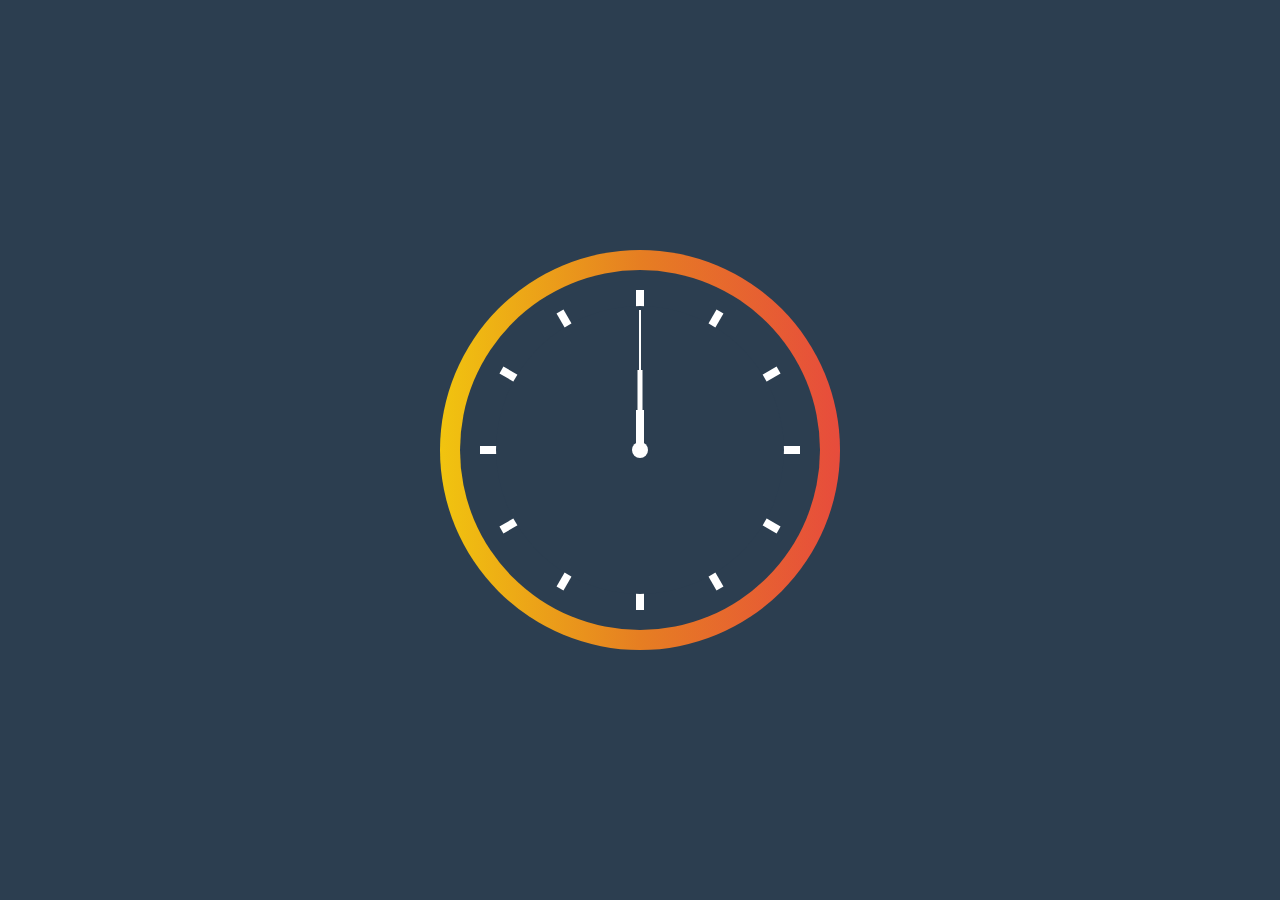
<file: 时钟/index.html>
<!DOCTYPE html>
<html lang="en">
<head>
    <meta charset="UTF-8">
    <meta name="viewport" content="width=device-width, initial-scale=1.0">
    <link rel="stylesheet" href="style.css">
    <title>电子时钟</title>
</head>
<body>
    <main>
        <div class="clock">
            <!-- 12个小时的线 -->
            <div class="line">
                <div></div>
                <div></div>
                <div></div>
                <div></div>
                <div></div>
                <div></div>
            </div>
            <!-- 时针 -->
            <div class="hour"></div>
            <!-- 分针 -->
            <div class="minute"></div>
            <!-- 秒针 -->
            <div class="second"></div>
        </div>
    </main>
</body>
</html>
</file>
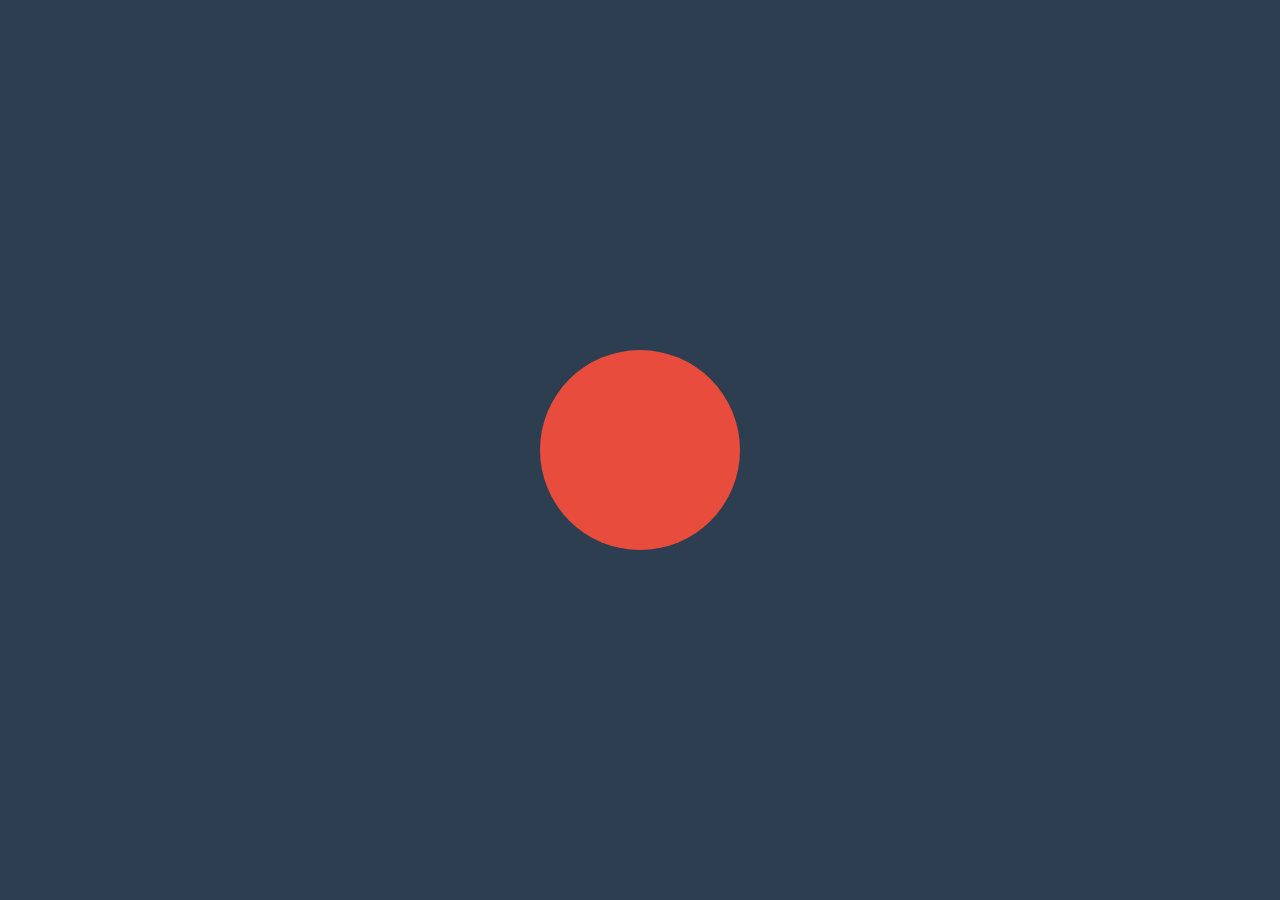
<file: 环形菜单/index.html>
<!DOCTYPE html>
<html lang="en">

<head>
  <meta charset="UTF-8">
  <meta name="viewport" content="width=device-width, initial-scale=1.0">
  <link rel="stylesheet" href="style.css">
  <title>环形菜单</title>
</head>

<body>
  <nav>
    <ul>
      <li><span>1</span></li>
      <li><span>2</span></li>
      <li><span>3</span></li>
      <li><span>4</span></li>
      <li><span>5</span></li>
      <li><span>6</span></li>
      <li><span>7</span></li>
      <li><span>8</span></li>
      <li><span>9</span></li>
    </ul>
  </nav>
</body>

</html>
</file>
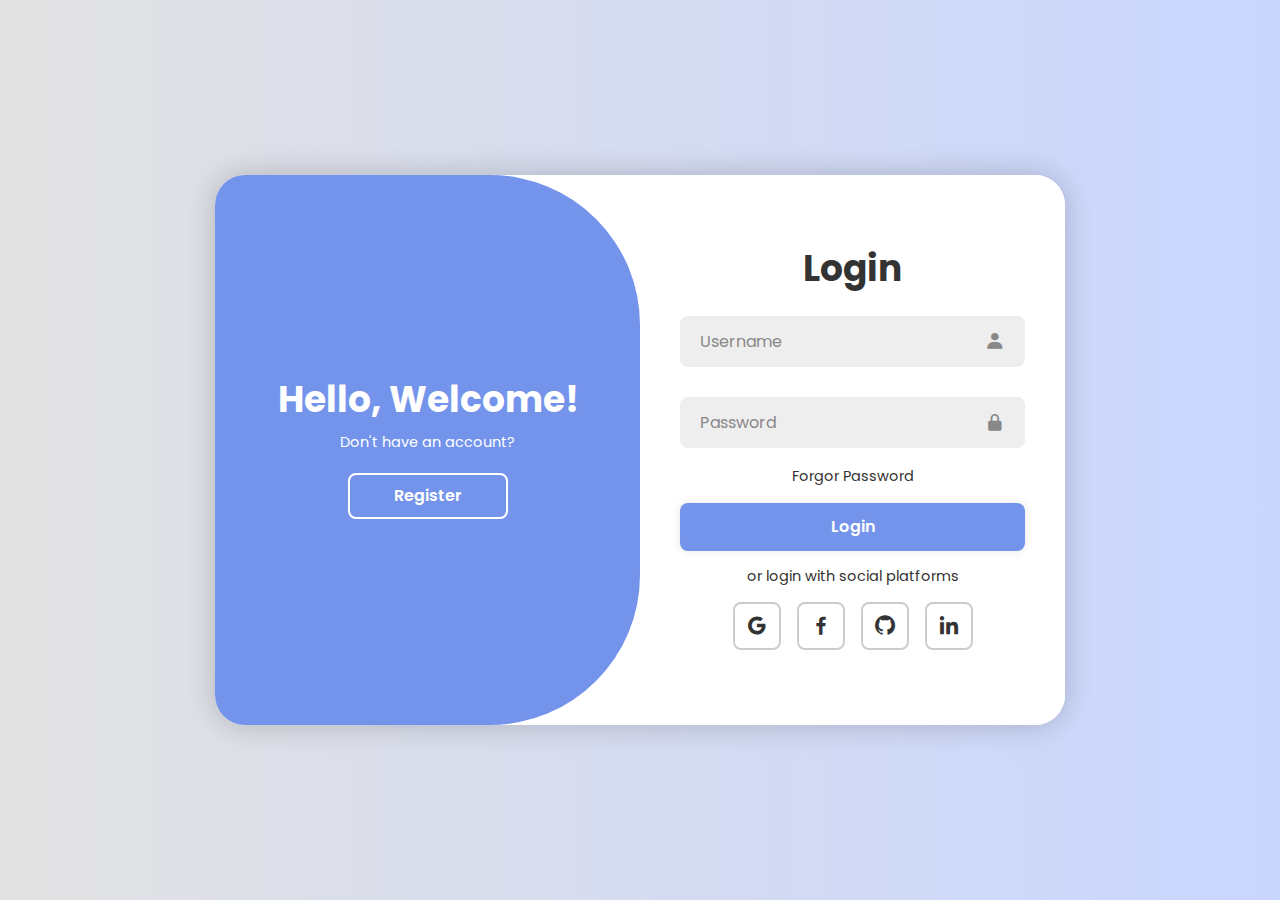
<file: 响应式注册登录/01/index.html>
<!DOCTYPE html>
<html lang="en">

<head>
    <meta charset="UTF-8">
    <meta name="viewport" content="width=device-width, initial-scale=1.0">
    <title>Document</title>
    <link href='https://unpkg.com/boxicons@2.1.4/css/boxicons.min.css' rel='stylesheet'>
    <link rel="stylesheet" href="style.css">
</head>

<body>
    <div class="container">
        <div class="form-box login">
            <form>
                <h1>Login</h1>
                <div class="input-box">
                    <input type="text" placeholder="Username" required>
                    <i class='bx bxs-user'></i>
                </div>
                <div class="input-box">
                    <input type="password" placeholder="Password" required>
                    <i class='bx bxs-lock-alt'></i>
                </div>
                <div class="forgot-link">
                    <a href="#">Forgor Password</a>
                </div>
                <button type="submit" class="btn">Login</button>
                <p>or login with social platforms</p>
                <div class="social-icons">
                    <a href="#">
                        <i class='bx bxl-google'></i>
                    </a>
                    <a href="#">
                        <i class='bx bxl-facebook'></i>
                    </a>
                    <a href="#">
                        <i class='bx bxl-github'></i>
                    </a>
                    <a href="#">
                        <i class='bx bxl-linkedin'></i>
                    </a>
                </div>
            </form>
        </div>
        <div class="form-box register">
            <form>
                <h1>Registration</h1>
                <div class="input-box">
                    <input type="text" placeholder="Username" required>
                    <i class='bx bxs-user'></i>
                </div>
                <div class="input-box">
                    <input type="email" placeholder="Email" required>
                    <i class='bx bxs-envelope' ></i>
                </div>
                <div class="input-box">
                    <input type="password" placeholder="Password" required>
                    <i class='bx bxs-lock-alt'></i>
                </div>
                <button type="submit" class="btn">Register</button>
                <p>or register with social platforms</p>
                <div class="social-icons">
                    <a href="#">
                        <i class='bx bxl-google'></i>
                    </a>
                    <a href="#">
                        <i class='bx bxl-facebook'></i>
                    </a>
                    <a href="#">
                        <i class='bx bxl-github'></i>
                    </a>
                    <a href="#">
                        <i class='bx bxl-linkedin'></i>
                    </a>
                </div>
            </form>
        </div>
        <div class="toggle-box">
            <div class="toggle-panel toggle-left">
                <h1>Hello, Welcome!</h1>
                <p>Don't have an account?</p>
                <button class="btn register-btn">Register</button>
            </div>
            <div class="toggle-panel toggle-right">
                <h1>Welcome Back!</h1>
                <p>Already have an account?</p>
                <button class="btn login-btn">Login</button>
            </div>
        </div>
    </div>
    <script src="script.js"></script>
</body>

</html>
</file>
<file: 时钟/style.css>
* {
  padding: 0;
  margin: 0;
}
body {
  background: #2c3e50;
  width: 100vw;
  height: 100vh;
  display: flex;
  justify-content: center;
  align-items: center;
}
body:hover .second {
  transform: translateX(-50%) rotate(360deg);
}
main {
  width: 400px;
  height: 400px;
  border-radius: 50%;
  position: relative;
}
.clock {
  width: 400px;
  height: 400px;
  border-radius: 50%;
  background: linear-gradient(to right, #f1c40f, #e67e22, #e74c3c);
  position: relative;
  z-index: -2;
}
.clock::after {
  content: '';
  position: absolute;
  width: 90%;
  height: 90%;
  left: 50%;
  top: 50%;
  transform: translate(-50%, -50%);
  border-radius: 50%;
  background: #2c3e50;
  z-index: -1;
}
.clock .line {
  position: absolute;
  width: 80%;
  height: 80%;
  left: 50%;
  top: 50%;
  transform: translate(-50%, -50%);
  border-radius: 50%;
}
.clock .line div {
  position: absolute;
  width: 8px;
  background: #fff;
  height: 100%;
  left: 50%;
}
.clock .line div:nth-of-type(1) {
  transform: translateX(-50%) rotate(0deg);
}
.clock .line div:nth-of-type(2) {
  transform: translateX(-50%) rotate(30deg);
}
.clock .line div:nth-of-type(3) {
  transform: translateX(-50%) rotate(60deg);
}
.clock .line div:nth-of-type(4) {
  transform: translateX(-50%) rotate(90deg);
}
.clock .line div:nth-of-type(5) {
  transform: translateX(-50%) rotate(120deg);
}
.clock .line div:nth-of-type(6) {
  transform: translateX(-50%) rotate(150deg);
}
.clock .line::before {
  content: '';
  position: absolute;
  left: 50%;
  top: 50%;
  transform: translate(-50%, -50%);
  width: 90%;
  height: 90%;
  background: #2c3e50;
  border-radius: 50%;
  z-index: 2;
}
.clock .line::after {
  content: '';
  position: absolute;
  left: 50%;
  top: 50%;
  transform: translate(-50%, -50%);
  width: 5%;
  height: 5%;
  background: #fff;
  border-radius: 50%;
  z-index: 3;
}
.clock .hour {
  position: absolute;
  width: 8px;
  background: #fff;
  height: 10%;
  bottom: 50%;
  transform: translate(-50%);
  left: 50%;
  transform-origin: bottom;
}
.clock .minute {
  position: absolute;
  width: 5px;
  background: #fff;
  height: 20%;
  bottom: 50%;
  transform: translate(-50%);
  left: 50%;
  transform-origin: bottom;
}
.clock .second {
  position: absolute;
  width: 2px;
  background: #fff;
  height: 35%;
  bottom: 50%;
  transform: translate(-50%);
  left: 50%;
  transform-origin: bottom;
  transition-duration: 60s;
  transition-timing-function: steps(60, start);
}
</file>
<file: 环形菜单/style.css>
* {
  padding: 0;
  margin: 0;
  list-style: none;
}
body {
  background: #2c3e50;
  display: flex;
  justify-content: center;
  align-items: center;
  width: 100vw;
  height: 100vh;
}
nav {
  width: 200px;
  height: 200px;
  background: #e74c3c;
  border-radius: 50%;
  position: relative;
  cursor: pointer;
}
nav:hover ul {
  transform: translate(-50%, -50%) scale(1);
}
nav:hover ul li:nth-child(1) {
  transform: rotate(40deg);
}
nav:hover ul li:nth-child(1) span {
  transform: rotate(-40deg);
}
nav:hover ul li:nth-child(2) {
  transform: rotate(80deg);
}
nav:hover ul li:nth-child(2) span {
  transform: rotate(-80deg);
}
nav:hover ul li:nth-child(3) {
  transform: rotate(120deg);
}
nav:hover ul li:nth-child(3) span {
  transform: rotate(-120deg);
}
nav:hover ul li:nth-child(4) {
  transform: rotate(160deg);
}
nav:hover ul li:nth-child(4) span {
  transform: rotate(-160deg);
}
nav:hover ul li:nth-child(5) {
  transform: rotate(200deg);
}
nav:hover ul li:nth-child(5) span {
  transform: rotate(-200deg);
}
nav:hover ul li:nth-child(6) {
  transform: rotate(240deg);
}
nav:hover ul li:nth-child(6) span {
  transform: rotate(-240deg);
}
nav:hover ul li:nth-child(7) {
  transform: rotate(280deg);
}
nav:hover ul li:nth-child(7) span {
  transform: rotate(-280deg);
}
nav:hover ul li:nth-child(8) {
  transform: rotate(320deg);
}
nav:hover ul li:nth-child(8) span {
  transform: rotate(-320deg);
}
nav:hover ul li:nth-child(9) {
  transform: rotate(360deg);
}
nav:hover ul li:nth-child(9) span {
  transform: rotate(-360deg);
}
nav ul {
  position: absolute;
  width: 300px;
  height: 300px;
  left: 50%;
  top: 50%;
  transform: translate(-50%, -50%) scale(0);
  transition: 0.3s;
}
nav ul li {
  width: 80px;
  height: 80px;
  background: #e74c3c;
  border-radius: 50%;
  position: absolute;
  display: flex;
  justify-content: center;
  align-items: center;
  font-size: 3em;
  color: white;
  transition: 1s;
  transform-origin: 150px 150px;
}
</file>
<file: 响应式注册登录/01/style.css>
@import url('https://fonts.googleapis.com/css2?family=Poppins:wght@300;400;500;600;700;800;900&display=swap');

* {
  margin: 0;
  padding: 0;
  box-sizing: border-box;
  font-family: 'Poppins', sans-serif;
}

body {
  display: flex;
  justify-content: center;
  align-items: center;
  min-height: 100vh;
  /* 渐变背景色 */
  background: linear-gradient(90deg, #e2e2e2, #c9d6ff);
}

.container {
  position: relative;
  width: 850px;
  height: 550px;
  background-color: #fff;
  border-radius: 30px;
  box-shadow: 0 0 30px rgba(0, 0, 0, 0.2);
  margin: 20px;
  /* 溢出容器部分隐藏 */
  overflow: hidden;
}


.form-box {
  /* 绝对定位 */
  position: absolute;
  /* form表单靠右显示 */
  right: 0;
  /* 占一半宽度 */
  width: 50%;
  height: 100%;
  background-color: #fff;
  display: flex;
  align-items: center;
  color: #333;
  text-align: center;
  padding: 40px;
  z-index: 1;
  transition: 0.6s ease-in-out 1.2s, visibility 0s 1s;
}

/* 表单容器整体往左移动 */
.container.active .form-box {
  right: 50%;
}

/* 隐藏注册界面 */
.form-box.register {
  visibility: hidden;
}

/* 显示注册界面，盖住登陆界面 */
.container.active .form-box.register {
  visibility: visible;
}

.form-box form {
  width: 100%;
}

.container h1 {
  font-size: 36px;
  margin: -10px 0;
}

.input-box {
  position: relative;
  margin: 30px 0;
}

.input-box input {
  width: 100%;
  padding: 10px 0;
  font-size: 16px;
  border: none;
  border-bottom: 1px solid #333;
  outline: none;
}

.input-box label {
  position: absolute;
  top: 0;
}

.input-box input {
  width: 100%;
  padding: 13px 50px 13px 20px;
  background-color: #eee;
  border: none;
  outline: none;
  font-size: 16px;
  border-radius: 8px;
  color: #333;
  font-weight: 500;
}

.input-box input::placeholder {
  color: #888;
  font-weight: 400;
}

/* 图标字体 */
.input-box i {
  position: absolute;
  right: 20px;
  top: 50%;
  transform: translateY(-50%);
  font-size: 20px;
  color: #888;
}

/* 忘记密码 */
.forgot-link {
  margin: -15px 0 15px;
}
.forgot-link a {
  font-size: 14.5px;
  color: #333;
  text-decoration: none;
}

/* 登陆注册按钮 */
.btn {
  width: 100%;
  height: 48px;
  background-color: #7494ec;
  border-radius: 8px;
  box-shadow: 0 0 10px rgba(0, 0, 0, 0.1);
  border: none;
  cursor: pointer;
  font-size: 16px;
  color: #fff;
  font-weight: 600;
}

.container p {
  font-size: 14.5px;
  margin: 15px 0;
}

/* 社交媒体图标字体 */
.social-icons {
  display: flex;
  justify-content: center;
}
.social-icons  a{
  display: inline-flex;
  padding: 10px;
  border: 2px solid #ccc;
  border-radius: 8px;
  font-size: 24px;
  color: #333;
  text-decoration: none;
  margin: 0 8px;
}

.toggle-box {
  position: absolute;
  /* 宽度和高度跟container一致 */
  width: 100%;
  height: 100%;
}

/* 画蓝色部分 */
.toggle-box::before {
  content: '';
  position: absolute;
  left: -250%;
  /* 3倍toggle-box的宽度 */
  width: 300%;
  height: 100%;
  background-color: #7494ec;
  z-index: 2;
  border-radius: 150px;
  transition: 1.8s ease-in-out;
}

/* 点击切换注册界面的按钮时往右移动到登陆界面位置 */
.container.active .toggle-box::before {
  left: 50%;
}

.toggle-panel {
  position: absolute;
  /* 占用toggle-box的一半 */
  width: 50%;
  height: 100%;
  color: #fff;
  display: flex;
  flex-direction: column;
  justify-content: center;
  align-items: center;
  z-index: 2;
  transition: 0.6s ease-in-out;
}

.toggle-panel.toggle-left {
  left: 0;
  transition-delay: 1.2s;
}

/* 往左移动 */
.container.active .toggle-panel.toggle-left {
  left: -50%;
  transition-delay: 0.6s;
}

.toggle-panel.toggle-right {
  /* 将切换到登录的按钮往右移动 */
  right: -50%;
  transition-delay: 0.6s;
}
/* 往左移动 */
.container.active .toggle-panel.toggle-right {
  right: 0;
  transition-delay: 1.2s;
}

.toggle-panel p {
  margin-bottom: 20px;
}

.toggle-panel .btn {
  width: 160px;
  height: 46px;
  background-color: transparent;
  border: 2px solid #fff;
  box-shadow: none;
}

/* 当屏幕宽度小于或等于650像素时 */
@media screen and (max-width: 650px) {
  .container {
      height: calc(100vh - 40px);
  }

  /* 适配移动端，将左右显示的改成上下显示， */
  .form-box {
      bottom: 0;
      width: 100%;
      height: 70%;
  }
  
  .container.active .form-box {
      right: 0;
      bottom: 30%;
  }

  /* 将蓝色框也上下显示 */
  .toggle-box::before {
      left: 0;
      width: 100%;
      top: -270%;
      height: 300%;
      border-radius: 20vw;
  }

  /* 往下移动 */
  .container.active .toggle-box::before {
      left: 0;
      top: 70%;
  }

  .toggle-panel {
      width: 100%;
      height: 30%;
  }

  .toggle-panel.toggle-left {
      top: 0;
  }

  /* 往上走，移除画面 */
  .container.active .toggle-panel.toggle-left {
      left: 0;
      top: -30%;
  }

  .toggle-panel.toggle-right {
      right: 0;
      bottom: -30%;
  }

  /* 贴底，显示在画布中 */
  .container.active .toggle-panel.toggle-right {
      bottom: 0;
  }
}

@media screen and (max-width: 400px) {
  .form-box {
      padding: 20px;
  }

  .toggle-panel h1 {
      font-size: 30px;
  }
}
</file>
